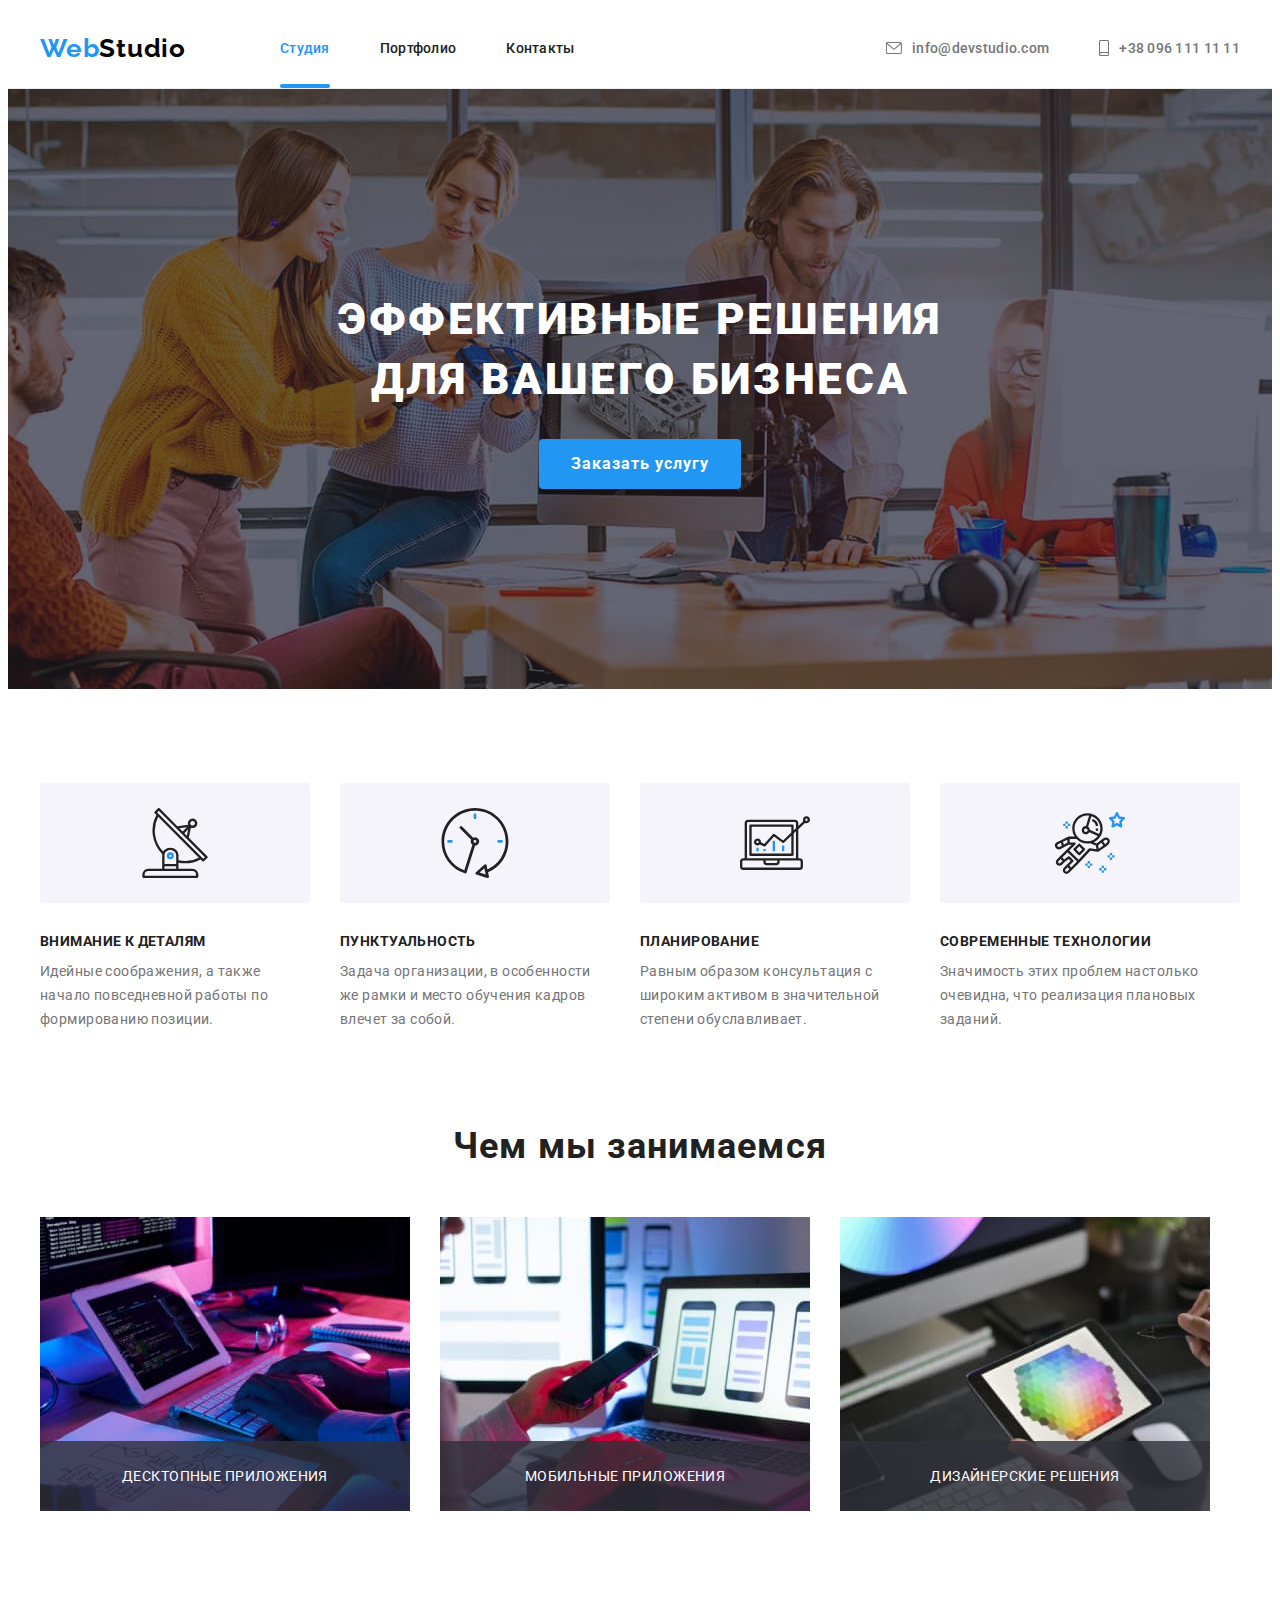
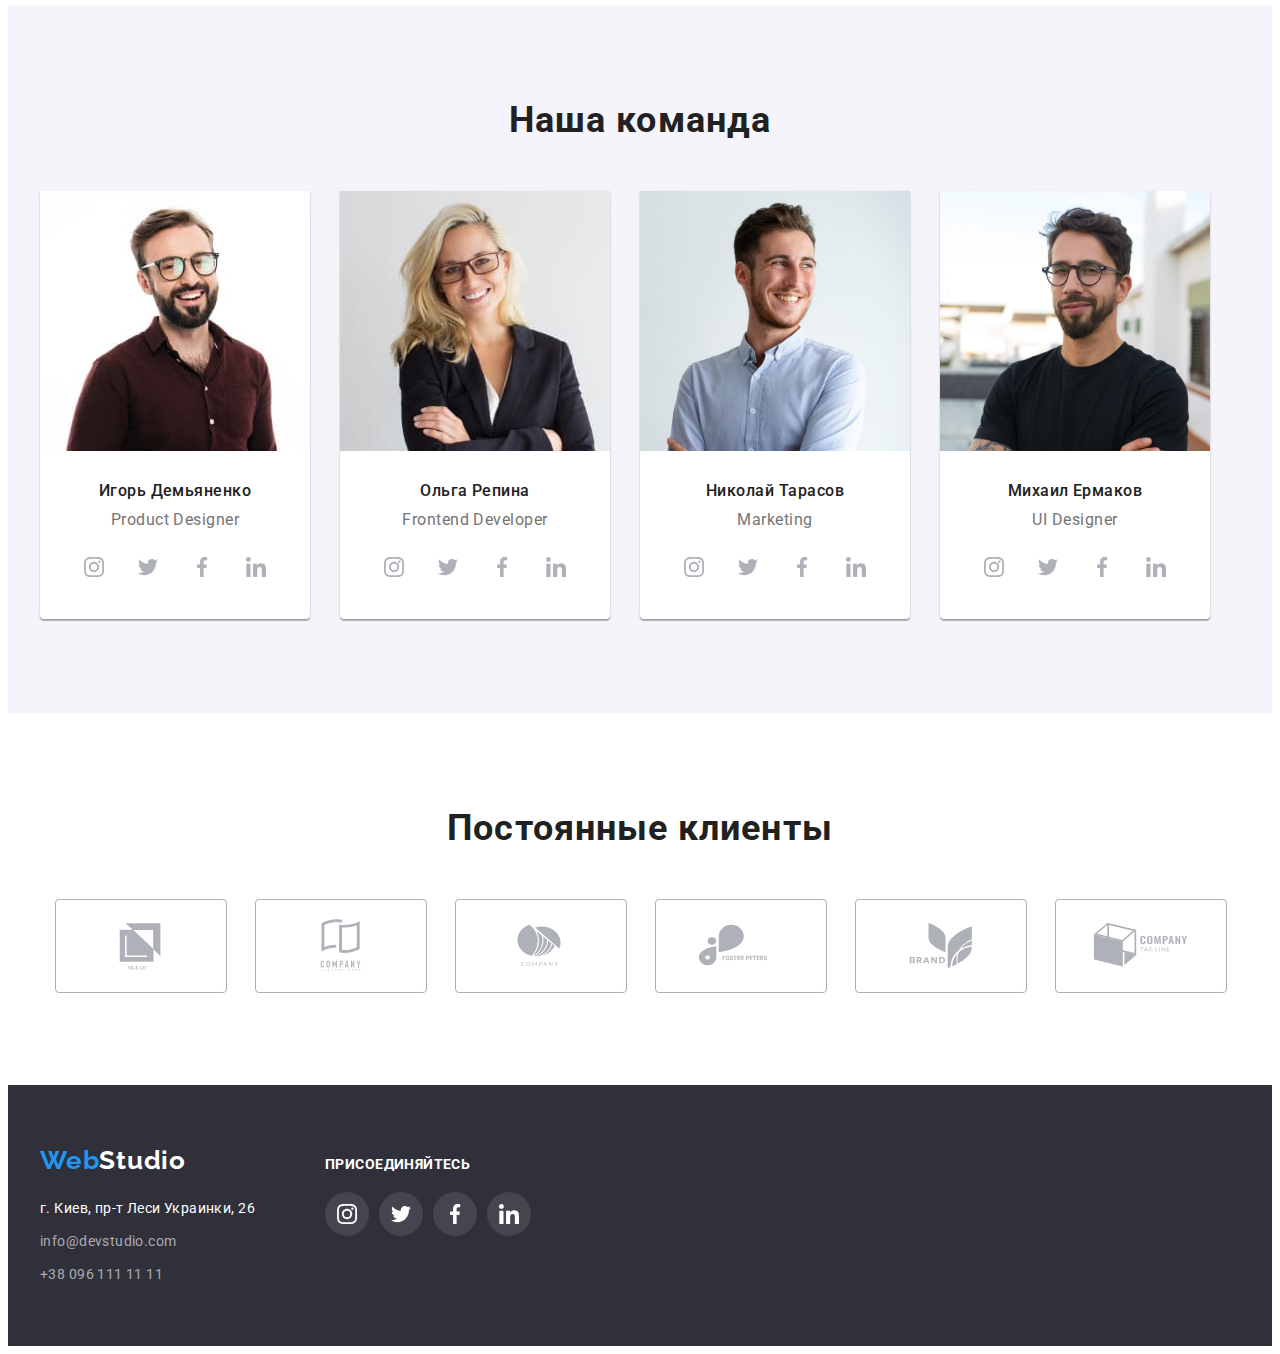
<file: index.html>
<!DOCTYPE html>
<html lang="ru">
<head>
    <meta charset="UTF-8">
    <meta http-equiv="X-UA-Compatible" content="IE=edge">
    <meta name="viewport" content="width=device-width, initial-scale=1.0">
    <title>WebStudio</title>
    <link rel="preconnect" href="https://fonts.googleapis.com">
    <link rel="preconnect" href="https://fonts.gstatic.com" crossorigin>
    <link href="https://fonts.googleapis.com/css2?family=Raleway:wght@700&family=Roboto:wght@400;500;700;900&display=swap"
        rel="stylesheet">
    <link rel="stylesheet" href="https://cdnjs.cloudflare.com/ajax/libs/modern-normalize/1.1.0/modern-normalize.min.css"
        integrity="sha512-wpPYUAdjBVSE4KJnH1VR1HeZfpl1ub8YT/NKx4PuQ5NmX2tKuGu6U/JRp5y+Y8XG2tV+wKQpNHVUX03MfMFn9Q=="
        crossorigin="anonymous" referrerpolicy="no-referrer" />
    <link rel="stylesheet" href="./css/styles.css">
</head>
<body>
    <header class="header">
        <div class="container">
            <nav class="navigation">
                <a href="./index.html" class="header-logo link">
                    <span class="logo-span">Web</span>Studio
                </a>
                <ul class="navigation-list list">
                    <li class="navigation-item">
                        <a href="./index.html" class="navigation-link link current">
                            Студия
                        </a>
                    </li>
                    <li class="navigation-item">
                        <a href="./portfolio.html" class="navigation-link link">
                            Портфолио
                        </a>
                    </li>
                    <li class="navigation-item">
                        <a href="" class="navigation-link link">
                            Контакты
                        </a>
                    </li>
                </ul>
            
                <ul class="header-list-contacts list">
                    <li class="header-item-contacts">
                        <a href="mailto:info@devstudio.com" target="_blank" 
                            class="header-link-mail contacts link">
                            <svg class="icon-contacts" width="16px" height="12px">
                                <use href="./images/icons/symbol-defs.svg#icon-mail" ></use>                            
                            </svg>
                            info@devstudio.com                            
                        </a>
                    </li>
                    <li class="header-item-contacts">
                        <a href="tel:+380961111111" class="header-link-tel contacts link">
                            <svg class="icon-contacts" width="10px" height="16px">
                                <use href="./images/icons/symbol-defs.svg#icon-tel"></use>
                            </svg>
                            +38 096 111 11 11
                        </a>
                    </li>
                </ul>
            </nav>
        </div>
    </header>
    <main class="index-main">
        <section class="hero-section">
            <div class="container">
                <h1 class="hero-title">Эффективные решения для вашего бизнеса</h1>
                <button class="hero-btn-order" type="button" data-modal-open>Заказать услугу</button>
            </div>
        </section>
        <section class="index-features section">
           <div class="container">
                <h2 class="visually-hidden">наши преимущества</h2>
                <ul class="index-features-list list">
                    <li class="index-features-item item">
                        <div class="features-iconbox">
                            <svg class="features-icon">
                                <use href="./images/icons/symbol-defs.svg#icon-features-attantion"></use>
                            </svg>
                        </div>
                        <h3 class="index-features-title">Внимание к деталям</h3>
                        <p class="index-features-text">
                            Идейные соображения, а также начало повседневной работы по формированию позиции.
                        </p>
                    </li>
                    <li class="index-features-item item">
                        <div class="features-iconbox">
                            <svg class="features-icon">
                                <use href="./images/icons/symbol-defs.svg#icon-features-clock"></use>
                            </svg>
                        </div>
                        <h3 class="index-features-title">Пунктуальность</h3>
                        <p class="index-features-text">
                            Задача организации, в особенности же рамки и место обучения кадров влечет за собой.
                        </p>
                    </li>
                    <li class="index-features-item item">
                        <div class="features-iconbox">
                            <svg class="features-icon">
                                <use href="./images/icons/symbol-defs.svg#icon-features-diagram"></use>
                            </svg>
                        </div>
                        <h3 class="index-features-title">Планирование</h3>
                        <p class="index-features-text">
                            Равным образом консультация с широким активом в значительной степени обуславливает.
                        </p>
                    </li>
                    <li class="index-features- item">
                        <div class="features-iconbox">
                            <svg class="features-icon">
                                <use href="./images/icons/symbol-defs.svg#icon-features-astronaut"></use>
                            </svg>
                        </div>
                        <h3 class="index-features-title">Современные технологии</h3>
                        <p class="index-features-text">
                            Значимость этих проблем настолько очевидна, что реализация плановых заданий.
                        </p>
                    </li>
                </ul>
           </div>
        </section>
        <section class="index-offers section">
            <div class="container">
                <h2 class="index-title">Чем мы занимаемся</h2>
                <ul class="index-offers-list list">
                    <li class="index-offers-item item">
                        <div class="offers-wrapper">
                            <img class="index-offers-img" src="./images/img.jpg" alt="печатает на клавиатуре" width="370" height="294">
                            <p class="offers-title">десктопные приложения</p>
                        </div></li>
                    <li class="index-offers-item item">
                        <div class="offers-wrapper">
                            <img class="index-offers-img" src="./images/img2.jpg" alt="подключает телефон к компьютеру" width="370"
                            height="294">
                            <p class="offers-title">мобильные приложения</p>
                        </div>
                    </li>
                    <li class="index-offers-item item">
                        <div class="offers-wrapper">
                            <img class="index-offers-img" src="./images/img3.jpg" alt="рисует на планшете" width="370" height="294">
                            <p class="offers-title">дизайнерские решения</p>
                        </div>
                    </li>
                </ul>
            </div>
        </section>
        <section class="index-team section">
            <div class="container">
                <h2 class="index-title">Наша команда</h2>
                <ul class="index-team-list list">
                    <li class="index-team-item item">
                        <img class="index-team-img" src="./images/team1.jpg" alt="фото игоря" width="270" height="260">
                        <div class="team-info">
                            <h3 class="index-team-name">Игорь Демьяненко</h3>
                            <p class="index-team-text" lang="en">Product Designer</p>
                            <ul class="team-social-list social-list list">
                                <li class="social-item">
                                    <a href="" class="social-link">
                                        <svg class="social-icon">
                                            <use href="./images/icons/symbol-defs.svg#icon-social-instagram"></use>
                                        </svg>
                                    </a>
                                </li>
                                <li class="social-item">
                                    <a href="" class="social-link">
                                        <svg class="social-icon">
                                            <use href="./images/icons/symbol-defs.svg#icon-social-twitter"></use>
                                        </svg>
                                    </a>
                                </li>
                                <li class="social-item">
                                    <a href="" class="social-link">
                                        <svg class="social-icon">
                                            <use href="./images/icons/symbol-defs.svg#icon-social-facebook"></use>
                                        </svg>
                                    </a>
                                </li>
                                <li class="social-item">
                                    <a href="" class="social-link">
                                        <svg class="social-icon">
                                            <use href="./images/icons/symbol-defs.svg#icon-social-linkedin"></use>
                                        </svg>
                                    </a>
                                </li>
                            </ul>
                        </div>
                    </li>
                    <li class="index-team-item item">
                        <img class="index-team-img" src="./images/team2.jpg" alt="фото ольги" width="270" height="260">
                        <div class="team-info">
                            <h3 class="index-team-name">Ольга Репина</h3>
                            <p class="index-team-text" lang="en">Frontend Developer</p>
                            <ul class="team-social-list social-list list">
                                <li class="social-item">
                                    <a href="" class="social-link">
                                        <svg class="social-icon">
                                            <use href="./images/icons/symbol-defs.svg#icon-social-instagram"></use>
                                        </svg>
                                    </a>
                                </li>
                                <li class="social-item">
                                    <a href="" class="social-link">
                                        <svg class="social-icon">
                                            <use href="./images/icons/symbol-defs.svg#icon-social-twitter"></use>
                                        </svg>
                                    </a>
                                </li>
                                <li class="social-item">
                                    <a href="" class="social-link">
                                        <svg class="social-icon">
                                            <use href="./images/icons/symbol-defs.svg#icon-social-facebook"></use>
                                        </svg>
                                    </a>
                                </li>
                                <li class="social-item">
                                    <a href="" class="social-link">
                                        <svg class="social-icon">
                                            <use href="./images/icons/symbol-defs.svg#icon-social-linkedin"></use>
                                        </svg>
                                    </a>
                                </li>
                            </ul>
                        </div>
                    </li>
                    <li class="index-team-item item">
                        <img class="index-team-img" src="./images/team3.jpg" alt="фото николая" width="270" height="260">
                        <div class="team-info">
                            <h3 class="index-team-name">Николай Тарасов</h3>
                            <p class="index-team-text" lang="en">Marketing</p>
                            <ul class="team-social-list social-list list">
                                <li class="social-item">
                                    <a href="" class="social-link">
                                        <svg class="social-icon">
                                            <use href="./images/icons/symbol-defs.svg#icon-social-instagram"></use>
                                        </svg>
                                    </a>
                                </li>
                                <li class="social-item">
                                    <a href="" class="social-link">
                                        <svg class="social-icon">
                                            <use href="./images/icons/symbol-defs.svg#icon-social-twitter"></use>
                                        </svg>
                                    </a>
                                </li>
                                <li class="social-item">
                                    <a href="" class="social-link">
                                        <svg class="social-icon">
                                            <use href="./images/icons/symbol-defs.svg#icon-social-facebook"></use>
                                        </svg>
                                    </a>
                                </li>
                                <li class="social-item">
                                    <a href="" class="social-link">
                                        <svg class="social-icon">
                                            <use href="./images/icons/symbol-defs.svg#icon-social-linkedin"></use>
                                        </svg>
                                    </a>
                                </li>
                            </ul>
                        </div>                        
                    </li>
                    <li class="index-team-item item">
                        <img class="index-team-img" src="./images/team4.jpg" alt="фото михаила" width="270" height="260">
                        <div class="team-info">
                            <h3 class="index-team-name">Михаил Ермаков</h3>
                            <p class="index-team-text" lang="en">UI Designer</p>
                            <ul class="team-social-list social-list list">
                                <li class="social-item">
                                    <a href="" class="social-link">
                                        <svg class="social-icon">
                                            <use href="./images/icons/symbol-defs.svg#icon-social-instagram"></use>
                                        </svg>
                                    </a>
                                </li>
                                <li class="social-item">
                                    <a href="" class="social-link">
                                        <svg class="social-icon">
                                            <use href="./images/icons/symbol-defs.svg#icon-social-twitter"></use>
                                        </svg>
                                    </a>
                                </li>
                                <li class="social-item">
                                    <a href="" class="social-link">
                                        <svg class="social-icon">
                                            <use href="./images/icons/symbol-defs.svg#icon-social-facebook"></use>
                                        </svg>
                                    </a>
                                </li>
                                <li class="social-item">
                                    <a href="" class="social-link">
                                        <svg class="social-icon">
                                            <use href="./images/icons/symbol-defs.svg#icon-social-linkedin"></use>
                                        </svg>
                                    </a>
                                </li>
                            </ul>
                        </div>                        
                    </li>
                </ul>
            </div>
        </section>
        <section class="index-clients section">
            <div class="container">
                <h2 class="index-title">Постоянные клиенты</h2>
                <ul class="client-list list">
                    <li class="clients-item">
                        <a href="" class="clients-link link">
                            <svg class="clients-icon">
                                <use href="./images/icons/symbol-defs.svg#icon-clients-first"></use>
                            </svg>
                        </a>
                    </li>
                    <li class="clients-item">
                        <a href="" class="clients-link link">
                            <svg class="clients-icon">
                                <use href="./images/icons/symbol-defs.svg#icon-clients-second"></use>
                            </svg>
                        </a>
                    </li>
                    <li class="clients-item">
                        <a href="" class="clients-link link">
                            <svg class="clients-icon">
                                <use href="./images/icons/symbol-defs.svg#icon-clients-third"></use>
                            </svg>
                        </a>
                    </li>
                    <li class="clients-item">
                        <a href="" class="clients-link link">
                            <svg class="clients-icon">
                                <use href="./images/icons/symbol-defs.svg#icon-clients-fourth"></use>
                            </svg>
                        </a>
                    </li>
                    <li class="clients-item">
                        <a href="" class="clients-link link">
                            <svg class="clients-icon">
                                <use href="./images/icons/symbol-defs.svg#icon-clients-fifth"></use>
                            </svg>
                        </a>
                    </li>
                    <li class="clients-item">
                        <a href="" class="clients-link link">
                            <svg class="clients-icon">
                                <use href="./images/icons/symbol-defs.svg#icon-clients-sixth"></use>
                            </svg>
                        </a>
                    </li>
                </ul>
            </div>
        </section>      
    </main>
    <footer class="footer">
        <div class="container footer-box">
            <div class="footer-box-contacts">
                <a class="footer-logo link" href="./index.html">
                    <span class="logo-span">Web</span>Studio
                </a>
                <address class="footer-address">
                    <ul class="footer-list list">
                        <li class="footer-item">
                            <a class="footer-link-map link" href="https://goo.gl/maps/dLekR4erTFTck9Sv8" target="_blank">
                                г. Киев, пр-т Леси Украинки, 26
                            </a>
                        </li>
                        <li class="footer-item">
                            <a class="footer-link-mail link" href="mailto:info@devstudio.com" target="_blank">
                                info@devstudio.com
                            </a>
                        </li>
                        <li class="footer-item">
                            <a class="footer-link-tel link" href="tel:+380961111111">
                                +38 096 111 11 11
                            </a>
                        </li>
                    </ul>
                </address>
            </div>
            <div class="footer-box-join">
                <p class="join-us">присоединяйтесь</p>
                <ul class="team-social-list social-list list">
                    <li class="social-item">
                        <a href="" class="social-link footer-social-bg">
                            <svg class="social-icon footer-icon-fill">
                                <use href="./images/icons/symbol-defs.svg#icon-social-instagram"></use>
                            </svg>
                        </a>
                    </li>
                    <li class="social-item">
                        <a href="" class="social-link footer-social-bg">
                            <svg class="social-icon footer-icon-fill">
                                <use href="./images/icons/symbol-defs.svg#icon-social-twitter"></use>
                            </svg>
                        </a>
                    </li>
                    <li class="social-item">
                        <a href="" class="social-link footer-social-bg">
                            <svg class="social-icon footer-icon-fill">
                                <use href="./images/icons/symbol-defs.svg#icon-social-facebook"></use>
                            </svg>
                        </a>
                    </li>
                    <li class="social-item">
                        <a href="" class="social-link footer-social-bg">
                            <svg class="social-icon footer-icon-fill">
                                <use href="./images/icons/symbol-defs.svg#icon-social-linkedin"></use>
                            </svg>
                        </a>
                    </li>
                </ul>
            </div>
        </div>
    </footer>
    <div class="backdrop is-hidden" data-modal>
        <div class="modal">
            <button type="button" class="modal-close-btn" data-modal-close>
                <svg class="modal-close-icon">
                    <use href="./images/icons/symbol-defs.svg#icon-modal-close-btn"></use>
                </svg>
            </button>
        </div>
    </div>
    <script src="./js/modal.js"></script>
</body>
</html>
</file>
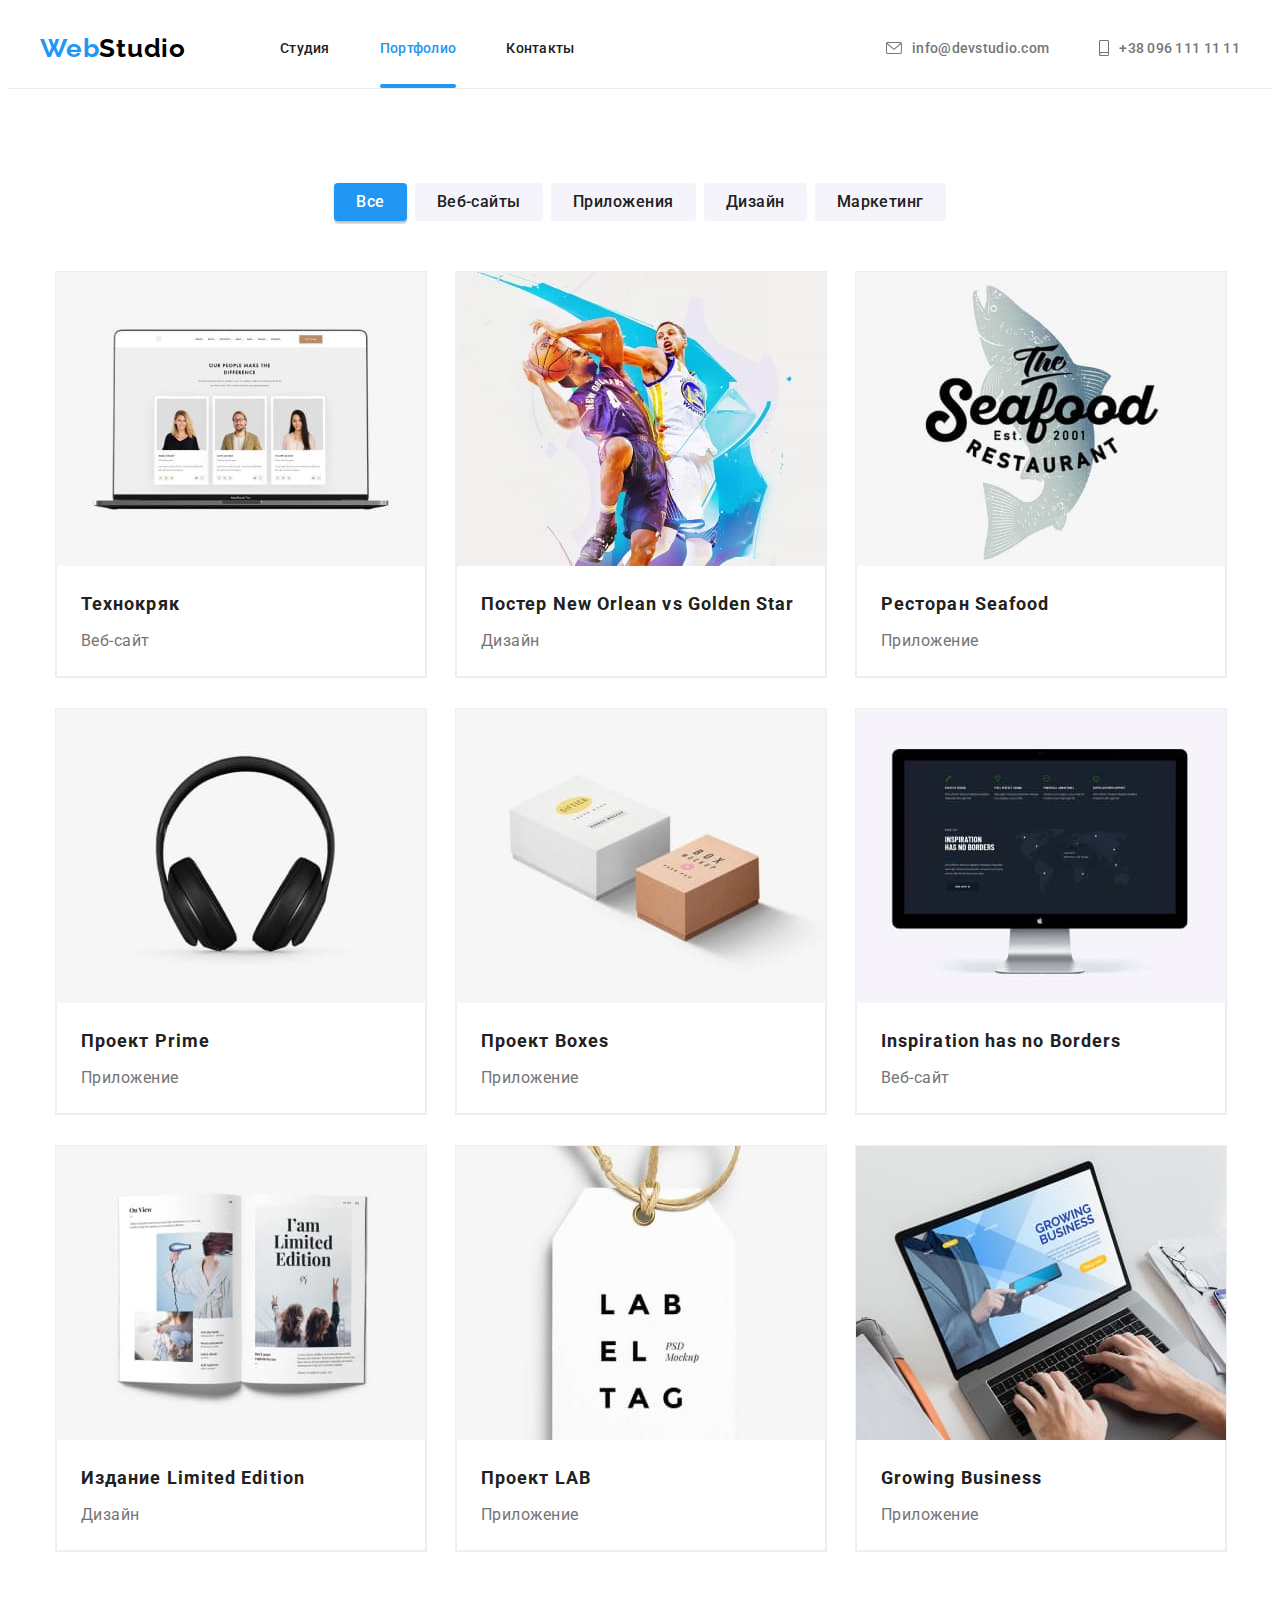
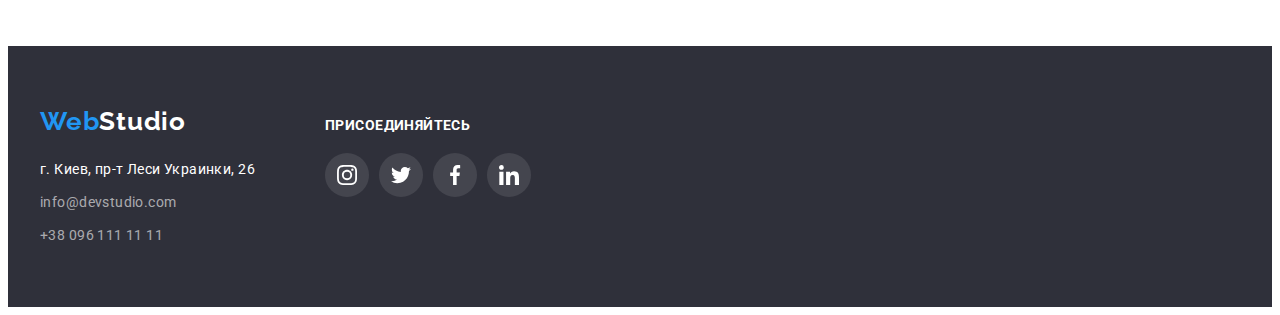
<file: portfolio.html>
<!DOCTYPE html>
<html lang="ru">
<head>
    <meta charset="UTF-8">
    <meta http-equiv="X-UA-Compatible" content="IE=edge">
    <meta name="viewport" content="width=device-width, initial-scale=1.0">
    <title>WebStudio</title>
    <link rel="preconnect" href="https://fonts.googleapis.com">
    <link rel="preconnect" href="https://fonts.gstatic.com" crossorigin>
    <link href="https://fonts.googleapis.com/css2?family=Raleway:wght@700&family=Roboto:wght@400;500;700;900&display=swap"
        rel="stylesheet">
    <link rel="stylesheet" href="https://cdnjs.cloudflare.com/ajax/libs/modern-normalize/1.1.0/modern-normalize.min.css"
        integrity="sha512-wpPYUAdjBVSE4KJnH1VR1HeZfpl1ub8YT/NKx4PuQ5NmX2tKuGu6U/JRp5y+Y8XG2tV+wKQpNHVUX03MfMFn9Q=="
        crossorigin="anonymous" referrerpolicy="no-referrer" />
    <link rel="stylesheet" href="./css/styles.css">
</head>
<body>
    <header class="header">
        <div class="container">
            <nav class="navigation">
                <a href="./index.html" class="header-logo link">
                    <span class="logo-span">Web</span>Studio
                </a>
                <ul class="navigation-list list">
                    <li class="navigation-item">
                        <a href="./index.html" class="navigation-link link ">
                            Студия
                        </a>
                    </li>
                    <li class="navigation-item">
                        <a href="./portfolio.html" class="navigation-link link current">
                            Портфолио
                        </a>
                    </li>
                    <li class="navigation-item">
                        <a href="" class="navigation-link link">
                            Контакты
                        </a>
                    </li>
                </ul>
    
                <ul class="header-list-contacts list">
                    <li class="header-item-contacts">
                        <a href="mailto:info@devstudio.com" target="_blank" class="header-link-mail contacts link">
                            <svg class="icon-contacts" width="16px" height="12px">
                                <use href="./images/icons/symbol-defs.svg#icon-mail"></use>
                            </svg>
                            info@devstudio.com
                        </a>
                    </li>
                    <li class="header-item-contacts">
                        <a href="tel:+380961111111" class="header-link-tel contacts link">
                            <svg class="icon-contacts" width="10px" height="16px">
                                <use href="./images/icons/symbol-defs.svg#icon-tel"></use>
                            </svg>
                            +38 096 111 11 11
                        </a>
                    </li>
                </ul>
            </nav>
        </div>
    </header>
    <main class="portfolio-main">        
        <section class="portfolio-section section">
            <div class="container">
                <h1 class="visually-hidden">
                    Портфолио
                </h1>
                <ul class="categories-list list">
                    <li class="categories-item">
                        <button class="categories-button current" type="button">Все</button>
                    </li>
                    <li class="categories-item">
                        <button class="categories-button" type="button">Веб-сайты</button>
                    </li>
                    <li class="categories-item">
                        <button class="categories-button" type="button">Приложения</button>
                    </li>
                    <li class="categories-item">
                        <button class="categories-button" type="button">Дизайн</button>
                    </li>
                    <li class="categories-item">
                        <button class="categories-button" type="button">Маркетинг</button>
                    </li>
                </ul>
                <ul class="examples-list list">
                    <li class="examples-item">
                        <a href="" class="examples-link link">
                            <div class="examples-box">
                                <img class="examples-img" src="./images/img-2-1.jpg" alt="сайт с Портфолио" width="370" height="294">
                                <p class="examples-overlay">
                                    Технокряк это современная площадка распространения коронавируса. Компании используют эту платформу для цифрового
                                    шпионажа и атак на защищённые сервера конкурентов.
                                </p>
                            </div>
                            <div class="examples-text">
                                <h2 class="examples-title">
                                    Технокряк
                                </h2>
                                <p class="examples-categories">
                                    Веб-сайт
                                </p>    
                            </div>
                        </a>                        
                    </li>

                    <li class="examples-item">
                        <a href="" class="examples-link link">
                            <div class="examples-box">
                                <img class="examples-img" src="./images/img-2-2.jpg" alt="басетболисты с мячом" width="370" height="294">
                                <p class="examples-overlay">
                                    Технокряк это современная площадка распространения коронавируса. Компании используют эту платформу для цифрового
                                    шпионажа и атак на защищённые сервера конкурентов.
                                </p>
                            </div>
                            <div class="examples-text">
                                <h2 class="examples-title">
                                    Постер
                                    <span>New Orlean vs Golden Star</span>
                                </h2>
                                <p class="examples-categories">
                                    Дизайн
                                </p>
                            </div>
                        </a>                        
                    </li>

                    <li class="examples-item">
                        <a href="" class="examples-link link">
                            <div class="examples-box">
                                <img class="examples-img" src="./images/img-2-3.jpg" alt="логотип ресторана сифуд" width="370" height="294">
                                <p class="examples-overlay">
                                    Технокряк это современная площадка распространения коронавируса. Компании используют эту платформу для цифрового
                                    шпионажа и атак на защищённые сервера конкурентов.
                                </p>
                            </div>
                            <div class="examples-text">
                                <h2 class="examples-title">
                                    Ресторан
                                    <span lang="en">Seafood</span>
                                </h2>
                                <p class="examples-categories">
                                    Приложение
                                </p>
                            </div>
                        </a>                        
                    </li>
                    <li class="examples-item">
                        <a href="" class="examples-link link">
                            <div class="examples-box">
                                <img class="examples-img" src="./images/img-2-4.jpg" alt="слухавки" width="370" height="294">
                                <p class="examples-overlay">
                                    Технокряк это современная площадка распространения коронавируса. Компании используют эту платформу для цифрового
                                    шпионажа и атак на защищённые сервера конкурентов.
                                </p>
                            </div>
                            <div class="examples-text">
                                <h2 class="examples-title">
                                    Проект
                                    <span lang="en">Prime</span>
                                </h2>
                                <p class="examples-categories">
                                    Приложение
                                </p>
                            </div>
                        </a>                        
                    </li>
                    <li class="examples-item">
                        <a href="" class="examples-link link">
                            <div class="examples-box">
                                <img class="examples-img" src="./images/img-2-5.jpg" alt="коробки" width="370" height="294">
                                <p class="examples-overlay">
                                    Технокряк это современная площадка распространения коронавируса. Компании используют эту платформу для цифрового
                                    шпионажа и атак на защищённые сервера конкурентов.
                                </p>
                            </div>
                            <div class="examples-text">
                                <h2 class="examples-title">
                                    Проект
                                    <span lang="en">Boxes</span>
                                </h2>
                                <p class="examples-categories">
                                    Приложение
                                </p>
                            </div>
                        </a>                        
                    </li>
                    <li class="examples-item">
                        <a href="" class="examples-link link">
                            <div class="examples-box">
                                <img class="examples-img" src="./images/img-2-6.jpg" alt="монитор с данными" width="370" height="294">
                                <p class="examples-overlay">
                                    Технокряк это современная площадка распространения коронавируса. Компании используют эту платформу для цифрового
                                    шпионажа и атак на защищённые сервера конкурентов.
                                </p>
                            </div>
                            <div class="examples-text">
                                <h2 class="examples-title" lang="en">
                                    Inspiration has no Borders
                                </h2>
                                <p class="examples-categories">
                                    Веб-сайт
                                </p>
                            </div>
                        </a>                        
                    </li>
                    <li class="examples-item">
                        <a href="" class="examples-link link">
                            <div class="examples-box">
                                <img class="examples-img" src="./images/img-2-7.jpg" alt="книга - я ограниченная серия" width="370" height="294">
                                <p class="examples-overlay">
                                    Технокряк это современная площадка распространения коронавируса. Компании используют эту платформу для цифрового
                                    шпионажа и атак на защищённые сервера конкурентов.
                                </p>
                            </div>
                            
                            <div class="examples-text">
                                <h2 class="examples-title">
                                    Издание
                                    <span lang="en">Limited Edition</span>
                                </h2>
                                <p class="examples-categories">
                                    Дизайн
                                </p>
                            </div>
                        </a>
                    </li>
                    <li class="examples-item">
                        <a href="" class="examples-link link">
                            <div class="examples-box">
                                <img class="examples-img" src="./images/img-2-8.jpg" alt="бирка с надписями" width="370" height="294">
                                <p class="examples-overlay">
                                    Технокряк это современная площадка распространения коронавируса. Компании используют эту платформу для цифрового
                                    шпионажа и атак на защищённые сервера конкурентов.
                                </p>
                            </div>
                            <div class="examples-text">
                                <h2 class="examples-title">
                                    Проект
                                    <span lang="en">LAB</span>
                                </h2>
                                <p class="examples-categories">
                                    Приложение
                                </p>
                            </div>
                        </a>
                    </li>
                    <li class="examples-item">
                        <a href="" class="examples-link link">
                            <div class="examples-box">
                                <img class="examples-img" src="./images/img-2-9.jpg" alt="руки печатают на ноутбуке" width="370" height="294">
                                <p class="examples-overlay">
                                    Технокряк это современная площадка распространения коронавируса. Компании используют эту платформу для цифрового
                                    шпионажа и атак на защищённые сервера конкурентов.
                                </p>
                            </div>
                            
                            <div class="examples-text">
                                <h2 class="examples-title" lang="en">
                                    Growing Business
                                </h2>
                                <p class="examples-categories">
                                    Приложение
                                </p>
                            </div>
                        </a>
                    </li>
                </ul>
            </div>
        </section>        
    </main>
    <footer class="footer">
        <div class="container footer-box">
            <div class="footer-box-contacts">
                <a class="footer-logo link" href="./index.html">
                    <span class="logo-span">Web</span>Studio
                </a>
                <address class="footer-address">
                    <ul class="footer-list list">
                        <li class="footer-item">
                            <a class="footer-link-map link" href="https://goo.gl/maps/dLekR4erTFTck9Sv8" target="_blank">
                                г. Киев, пр-т Леси Украинки, 26
                            </a>
                        </li>
                        <li class="footer-item">
                            <a class="footer-link-mail link" href="mailto:info@devstudio.com" target="_blank">
                                info@devstudio.com
                            </a>
                        </li>
                        <li class="footer-item">
                            <a class="footer-link-tel link" href="tel:+380961111111">
                                +38 096 111 11 11
                            </a>
                        </li>
                    </ul>
                </address>
            </div>
            <div class="footer-box-join">
                <p class="join-us">присоединяйтесь</p>
                <ul class="team-social-list social-list list">
                    <li class="social-item">
                        <a href="" class="social-link footer-social-bg">
                            <svg class="social-icon footer-icon-fill">
                                <use href="./images/icons/symbol-defs.svg#icon-social-instagram"></use>
                            </svg>
                        </a>
                    </li>
                    <li class="social-item">
                        <a href="" class="social-link footer-social-bg">
                            <svg class="social-icon footer-icon-fill">
                                <use href="./images/icons/symbol-defs.svg#icon-social-twitter"></use>
                            </svg>
                        </a>
                    </li>
                    <li class="social-item">
                        <a href="" class="social-link footer-social-bg">
                            <svg class="social-icon footer-icon-fill">
                                <use href="./images/icons/symbol-defs.svg#icon-social-facebook"></use>
                            </svg>
                        </a>
                    </li>
                    <li class="social-item">
                        <a href="" class="social-link footer-social-bg">
                            <svg class="social-icon footer-icon-fill">
                                <use href="./images/icons/symbol-defs.svg#icon-social-linkedin"></use>
                            </svg>
                        </a>
                    </li>
                </ul>
            </div>
        </div>
    </footer>
</body>
</html>
</file>
<file: css/styles.css>
:root {
  --header-background-color: #ffffff;
  --header-logo-color: #000000;
  --header-border-color: #ececec;
  --body-color: #212121;
  --index-title: #ffffff;
  --index-text: #757575;
  --index-title-background: #2f303a;
  --index-team-background: #f5f4fa;
  --main-background-color: #ffffff;
  --main-btn-text-color-first: #212121;
  --main-btn-background-color-first: #f5f4fa;
  --main-btn-text-color-second: #ffffff;
  --main-title-color: #212121;
  --main-text-categories: #757575;
  --border-examples-color: #eeeeee;
  --footer-background-color: #2f303a;
  --footer-logo-color: #ffffff;
  --accent-color: #2196f3;
  --icon-color-first: #afb1b8;
  --icon-color-second: #ffffff;
  --timing-function: cubic-bezier(0.4, 0, 0.2, 1);
}

body {
  font-family: 'Roboto', sans-serif;
  font-style: normal;
  background-color: var(--main-background-color);
  color: var(--body-color);
}

footer {
  background-color: var(--footer-background-color);
}

address {
  font-style: normal;
}

h1,
h2,
h3,
p {
  margin-top: 0;
  margin-bottom: 0;
}

a {
  text-decoration: none;
}

img {
  display: block;
}

/* --------------------------general classes--------------------- */
.link {
  text-decoration: none;
}

.section {
  padding-bottom: 94px;
}

.list {
  list-style: none;
  margin: 0;
  padding: 0;
}

.visually-hidden {
  position: absolute;
  white-space: nowrap;
  width: 1px;
  height: 1px;
  overflow: hidden;
  border: 0;
  padding: 0;
  clip: rect(0 0 0 0);
  clip-path: inset(50%);
  margin: -1px;
}

.item:not(:last-child) {
  margin-right: 30px;
}

/*----------------------------------body-----------------------------*/

.container {
  max-width: 1200px;
  padding-left: 15px;
  padding-right: 15px;
  margin: 0 auto;
}

.logo-span {
  color: var(--accent-color);
}

/*------------------------------header--------------------------*/

.header {
  font-weight: 500;
  font-size: 14px;
  line-height: calc(16 / 14);
  letter-spacing: 0.02em;
  border-bottom: 1px solid var(--header-border-color);
}

.header-logo {
  display: inline-block;
  font-family: 'Raleway', sans-serif;
  font-style: normal;
  font-weight: 700;
  font-size: 26px;
  line-height: calc(31 / 26);
  letter-spacing: 0.03em;
  color: var(--header-logo-color);
  margin-right: 94px;
  padding-top: 24px;
  padding-bottom: 24px;
}

.navigation {
  display: flex;
  align-items: center;
}

.navigation-list {
  display: flex;
  align-items: center;
  margin-right: auto;
}

.navigation-item {
  position: relative;
}

.navigation-link {
  display: inline-block;
  padding-top: 32px;
  padding-bottom: 32px;
  color: var(--body-color);
  transition: color 250ms var(--timing-function);
}

.navigation-link:focus,
.navigation-link:hover {
  color: var(--accent-color);
}

.navigation-link:focus::after,
.navigation-link:hover::after {
  color: var(--accent-color);
  opacity: 1;
}

.navigation-link:after {
  content: '';
  display: block;
  position: absolute;
  height: 4px;
  width: 100%;
  border-radius: 2px;
  bottom: 0;
  opacity: 0;
  background-color: var(--accent-color);
  transition: opacity 250ms var(--timing-function);
}

.navigation-list .link.current {
  color: var(--accent-color);
}

.navigation-link.current:after {
  content: '';
  display: block;
  position: absolute;
  height: 4px;
  width: 100%;
  border-radius: 2px;
  bottom: 0;
  opacity: 1;
  background-color: var(--accent-color);
}

.header-list-contacts {
  display: flex;
  align-items: center;
}

.navigation-item:not(:last-child) {
  margin-right: 50px;
}

.header-item-contacts:not(:last-child) {
  margin-right: 50px;
}

.icon-contacts {
  margin: 0;
  margin-right: 10px;
  fill: currentColor;
}

.contacts {
  display: flex;
  align-items: center;
  padding-top: 32px;
  padding-bottom: 32px;
  color: #757575;
  border: 0;
  transition: color 250ms var(--timing-function);
}

.contacts:focus,
.contacts:hover {
  color: var(--accent-color);
}

/*---------------------------- main index--------------------------*/
/* outline: 2px solid tomato; */

/* ------hero------- */
.hero-section {
  text-align: center;
  padding-top: 200px;
  padding-bottom: 200px;
  margin: 0 auto;
  max-width: 1600px;
  background-color: var(--index-title-background);
  background-image: linear-gradient(to right, rgba(47, 48, 58, 0.4), rgba(47, 48, 58, 0.4)),
    url(../images/hero.jpg);
  background-repeat: no-repeat;
  background-size: cover;
  background-position: center;
}

.hero-title {
  font-weight: 900;
  font-size: 44px;
  margin-top: 0px;
  margin-bottom: 30px;
  margin-left: auto;
  margin-right: auto;
  max-width: 696px;
  line-height: calc(60 / 44);
  letter-spacing: 0.06em;
  text-align: center;
  text-transform: uppercase;
  color: var(--index-title);
}
.hero-btn-order {
  display: block;
  margin: auto;
  padding: 10px 32px;
  font-family: inherit;
  font-weight: 700;
  font-size: 16px;
  line-height: calc(30 / 16);
  display: inline-block;
  align-items: center;
  text-align: center;
  letter-spacing: 0.06em;
  cursor: pointer;
  color: var(--main-btn-text-color-second);
  background-color: var(--accent-color);
  box-shadow: 0px 4px 4px rgba(0, 0, 0, 0.15);
  border: 0;
  border-radius: 4px;
  transition: background-color 250ms var(--timing-function);
}
.hero-btn-order:focus,
.hero-btn-order:hover {
  color: var(--main-btn-text-color-second);
  background-color: #188ce8;
}

/* -------features------- */

.index-features {
  padding-top: 94px;
}

.index-features-list {
  display: flex;
}

.index-features-item {
  max-width: 270px;
}

.features-iconbox {
  display: flex;
  justify-content: center;
  align-items: center;
  width: 100%;
  height: 120px;
  margin-bottom: 30px;
  background: #f5f4fa;
  border-radius: 4px;
}
.features-icon {
  width: 70px;
  height: 70px;
}
.index-features-title {
  margin-bottom: 10px;
  font-weight: 700;
  font-size: 14px;
  line-height: calc(16 / 14);
  letter-spacing: 0.03em;
  text-transform: uppercase;
  color: var(--body-color);
}

.index-features-text {
  font-weight: 400;
  font-size: 14px;
  line-height: calc(24 / 14);
  letter-spacing: 0.03em;
  color: var(--index-text);
}

/* -----offers----- */

.index-title {
  font-weight: 700;
  font-size: 36px;
  margin-bottom: 50px;
  line-height: calc(42 / 36);
  text-align: center;
  letter-spacing: 0.03em;
  color: var(--body-color);
}

.index-offers-list {
  display: flex;
}

.offers-wrapper {
  position: relative;
}

.offers-title {
  display: flex;
  font-size: 14px;
  line-height: calc(16 / 14);
  align-items: center;
  justify-content: center;
  letter-spacing: 0.03em;
  text-transform: uppercase;
  position: absolute;
  bottom: 0;
  width: 100%;
  height: 70px;
  background: rgba(47, 48, 58, 0.8);
  color: #ffffff;
}

/* -----team----- */

.index-team {
  background-color: var(--index-team-background);
  padding-top: 94px;
}

.index-team-list {
  display: flex;
}

.index-team-item {
  box-shadow: 0px 1px 3px rgba(0, 0, 0, 0.12), 0px 1px 1px rgba(0, 0, 0, 0.14),
    0px 2px 1px rgba(0, 0, 0, 0.2);
  border-radius: 0px 0px 4px 4px;
  background: var(--main-background-color);
}

.team-info {
  padding-top: 30px;
  padding-bottom: 30px;
  padding-right: 32px;
  padding-left: 32px;
}

.index-team-name {
  margin-bottom: 10px;
  font-weight: 500;
  font-size: 16px;
  line-height: calc(19 / 16);
  text-align: center;
  letter-spacing: 0.03em;
  color: var(--body-color);
}

.index-team-text {
  font-weight: 400;
  font-size: 16px;
  line-height: calc(19 / 16);
  text-align: center;
  letter-spacing: 0.03em;
  color: var(--index-text);
  margin-bottom: 16px;
}

.social-list {
  display: flex;
  justify-content: center;
}

.social-item {
  width: 44px;
  height: 44px;
}
.social-item:not(:last-child) {
  margin-right: 10px;
}

.social-link {
  display: flex;
  justify-content: center;
  align-items: center;
  width: 100%;
  height: 100%;
  border-radius: 50%;
  color: var(--icon-color-first);
  transition: background-color 250ms var(--timing-function);
}

.social-link:hover,
.social-link:focus {
  background-color: var(--accent-color);
}

.social-link:hover .social-icon,
.social-link:focus .social-icon {
  fill: var(--icon-color-second);
}

.social-icon {
  width: 20px;
  height: 20px;
  fill: var(--icon-color-first);
  transition: fill 250ms var(--timing-function);
}

/* -----clients----- */

.index-clients {
  padding-top: 94px;
}

.client-list {
  display: flex;
  justify-content: center;
}

.clients-item {
  width: 170px;
  height: 92px;
}

.clients-item:not(:last-child) {
  margin-right: 30px;
}

.clients-link {
  display: flex;
  justify-content: center;
  align-items: center;
  width: 100%;
  height: 100%;
  border: 1px solid var(--icon-color-first);
  color: var(--icon-color-first);
  border-radius: 4px;
  transition: border-color 250ms var(--timing-function);
}

.clients-link:hover,
.clients-link:focus {
  border-color: var(--accent-color);
}

.clients-link:hover .clients-icon,
.clients-link:focus .clients-icon {
  fill: var(--accent-color);
}

.clients-icon {
  width: 106px;
  height: 60px;
  fill: currentColor;
  transition: fill 250ms var(--timing-function);
}

/* -----------------------------main portfolio---------------------------------*/

.portfolio-section {
  padding-top: 94px;
}

/* -----categories----- */
.categories-list {
  display: flex;
  justify-content: center;
  margin-bottom: 50px;
}

.categories-button {
  font-family: inherit;
  font-weight: 500;
  font-size: 16px;
  line-height: calc(26 / 16);
  text-align: center;
  padding: 6px 22px;
  letter-spacing: 0.03em;
  cursor: pointer;
  border-radius: 4px;
  border: 0;
  color: var(--main-btn-text-color-first);
  background-color: var(--main-btn-background-color-first);
  transition: color 250ms var(--timing-function), background-color 250ms var(--timing-function),
    box-shadow 250ms var(--timing-function);
}

.categories-button:hover,
.categories-button:focus {
  color: var(--main-btn-text-color-second);
  background-color: var(--accent-color);
  box-shadow: 0px 3px 1px rgba(0, 0, 0, 0.1), 0px 1px 2px rgba(0, 0, 0, 0.08),
    0px 2px 2px rgba(0, 0, 0, 0.12);
}

.categories-item:not(:last-child) {
  margin-right: 8px;
}

.categories-list .categories-button.current {
  color: var(--main-btn-text-color-second);
  background-color: var(--accent-color);
  box-shadow: 0px 3px 1px rgba(0, 0, 0, 0.1), 0px 1px 2px rgba(0, 0, 0, 0.08),
    0px 2px 2px rgba(0, 0, 0, 0.12);
}

/* -----examples----- */

.examples-list {
  display: flex;
  flex-wrap: wrap;
  justify-content: center;
}

.examples-item:nth-child(3n + 3) {
  margin-right: 0;
}

.examples-item:nth-last-child(-n + 3) {
  margin-bottom: 0px;
}

.examples-item {
  width: 370px;
  margin-right: 30px;
  margin-bottom: 30px;
}

.examples-link {
  display: inline-block;
  box-sizing: border-box;
  border: 1px solid #eeeeee;
  background: #ffffff;
  transition: box-shadow 250ms var(--timing-function);
}

.examples-link:hover,
.examples-link:focus {
  box-shadow: 0px 1px 1px rgba(0, 0, 0, 0.12), 0px 4px 4px rgba(0, 0, 0, 0.06),
    1px 4px 6px rgba(0, 0, 0, 0.16);
}

.examples-link:hover .examples-box::before,
.examples-link:focus .examples-box::before {
  opacity: 0.9;
  transform: translateY(0);
}

.examples-link:hover .examples-overlay,
.examples-link:focus .examples-overlay {
  transform: translateY(0);
}

.examples-box {
  position: relative;
  overflow: hidden;
}

.examples-box::before {
  content: '';
  position: absolute;
  width: 100%;
  height: 100%;
  background-color: var(--accent-color);
  transform: translateY(100%);
  transition: transform 250ms var(--timing-function);
}

.examples-overlay {
  position: absolute;
  padding-top: 63px;
  padding-left: 24px;
  padding-right: 24px;
  padding-bottom: 63px;
  top: 0;
  left: 0;
  font-size: 18px;
  line-height: calc(28 / 18);
  letter-spacing: 0.03em;
  color: var(--main-btn-text-color-second);
  transform: translateY(100%);
  transition: transform 250ms cubic-bezier(0.4, 0, 0.2, 1);
}

.examples-text {
  padding: 20px 24px;
  border-left: 1px solid var(--border-examples-color);
  border-right: 1px solid var(--border-examples-color);
  border-bottom: 1px solid var(--border-examples-color);
}

.examples-title {
  font-weight: 700;
  font-size: 18px;
  margin-bottom: 4px;
  line-height: calc(36 / 18);
  letter-spacing: 0.06em;
  color: var(--main-title-color);
}

.examples-categories {
  font-weight: 400;
  font-size: 16px;
  line-height: calc(30 / 16);
  letter-spacing: 0.03em;
  color: var(--main-text-categories);
}

/* footer */

.footer {
  padding-top: 60px;
  padding-bottom: 60px;
}

.footer-box {
  display: flex;
  align-items: baseline;
}

.footer-logo {
  display: inline-block;
  font-family: 'Raleway', sans-serif;
  font-weight: 700;
  font-size: 26px;
  line-height: calc(31 / 26);
  letter-spacing: 0.03em;
  color: var(--footer-logo-color);
  margin-bottom: 20px;
}

.footer-item:not(:last-child) {
  margin-bottom: 9px;
}

.footer-link-map {
  font-weight: 400;
  font-size: 14px;
  line-height: calc(24 / 14);
  letter-spacing: 0.03em;
  color: #ffffff;
  transition: color 250ms var(--timing-function);
}

.footer-link-map:hover,
.footer-link-map:focus {
  color: var(--accent-color);
}

.footer-link-mail {
  font-weight: 400;
  font-size: 14px;
  line-height: calc(24 / 14);
  letter-spacing: 0.03em;
  color: rgba(255, 255, 255, 0.6);
  transition: color 250ms var(--timing-function);
}

.footer-link-mail:hover,
.footer-link-mail:focus {
  color: var(--accent-color);
}

.footer-link-tel {
  font-weight: 400;
  font-size: 14px;
  line-height: calc(24 / 14);
  letter-spacing: 0.03em;
  color: rgba(255, 255, 255, 0.6);
  transition: color 250ms var(--timing-function);
}

.footer-link-tel:hover,
.footer-link-tel:focus {
  color: var(--accent-color);
}

.footer-box-join {
  margin-left: 70px;
}

.join-us {
  margin-bottom: 20px;
  font-weight: 700;
  font-size: 14px;
  line-height: calc(16 / 14);
  letter-spacing: 0.03em;
  text-transform: uppercase;
  color: var(--footer-logo-color);
}

.footer-icon-fill {
  fill: var(--footer-logo-color);
}

.footer-social-bg {
  background-color: rgba(255, 255, 255, 0.1);
}

/* -----modal----- */

.backdrop {
  position: fixed;
  top: 0;
  left: 0;
  width: 100%;
  height: 100vh;
  background: rgba(0, 0, 0, 0.2);
  transition: opacity 250ms var(--timing-function), visibility 250ms var(--timing-function);
}

.backdrop.is-hidden {
  opacity: 0;
  pointer-events: none;
}

.modal {
  position: absolute;
  width: 528px;
  min-height: 581px;
  top: 50%;
  left: 50%;
  transform: translate(-50%, -50%);
  background: #ffffff;
  box-shadow: 0px 1px 3px rgba(0, 0, 0, 0.12), 0px 1px 1px rgba(0, 0, 0, 0.14),
    0px 2px 1px rgba(0, 0, 0, 0.2);
  border-radius: 4px;
}

.modal-close-btn {
  display: flex;
  position: absolute;
  cursor: pointer;
  top: 8px;
  right: 8px;
  width: 30px;
  height: 30px;
  background: #ffffff;
  border: 1px solid rgba(0, 0, 0, 0.1);
  box-sizing: border-box;
  border-radius: 50%;
  justify-content: center;
  align-items: center;
}

.modal-close-icon {
  width: 100%;
  height: 100%;
}
</file>
